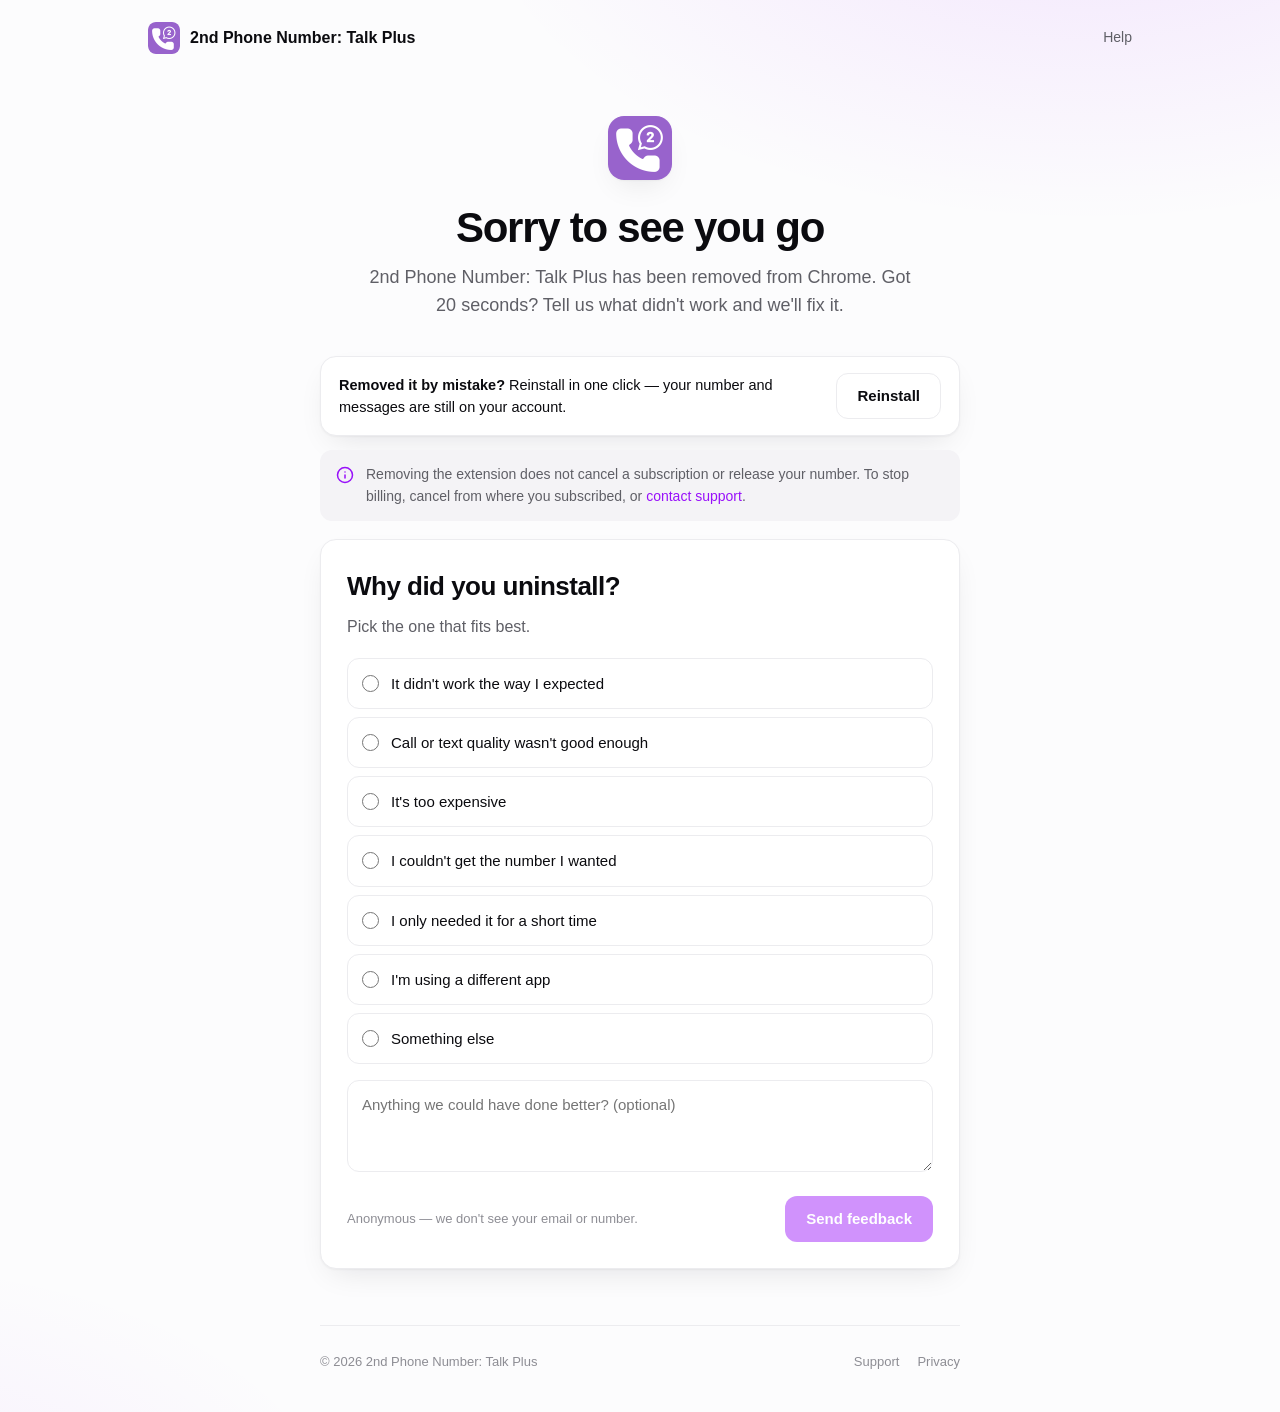
<file: goodbye.html>
<!doctype html>
<html lang="en">
<head>
  <meta charset="utf-8" />
  <meta name="viewport" content="width=device-width, initial-scale=1" />
  <title>Sorry to see you go — 2nd Phone Number: Talk Plus</title>
  <meta name="robots" content="noindex" />
  <link rel="icon" href="assets/icon.png" />
  <link rel="stylesheet" href="assets/site.css" />
</head>
<body>
  <div class="wrap">
    <header class="top">
      <a class="brand" href="https://2ndline.biz/"><img src="assets/icon.png" alt="" />2nd Phone Number: Talk Plus</a>
      <nav><a data-href="supportUrl" href="#">Help</a></nav>
    </header>

    <main class="narrow">
      <div class="bye-head">
        <img src="assets/icon.png" alt="" />
        <h1>Sorry to see you go</h1>
        <p class="lead">2nd Phone Number: Talk Plus has been removed from Chrome. Got 20 seconds? Tell us what didn't work and we'll fix it.</p>
      </div>

      <div class="card mistake">
        <p><b>Removed it by mistake?</b> Reinstall in one click — your number and messages are still on your account.</p>
        <a class="btn btn-ghost" data-href="storeUrl" href="#">Reinstall</a>
      </div>

      <div class="note">
        <svg width="18" height="18" viewBox="0 0 24 24" fill="none" stroke="currentColor" stroke-width="2" stroke-linecap="round" stroke-linejoin="round"><circle cx="12" cy="12" r="10"/><path d="M12 16v-4M12 8h.01"/></svg>
        <span>Removing the extension does not cancel a subscription or release your number. To stop billing, cancel from where you subscribed, or <a data-href="supportUrl" href="#">contact support</a>.</span>
      </div>

      <form class="card survey" id="survey">
        <h2>Why did you uninstall?</h2>
        <p class="sub">Pick the one that fits best.</p>
        <div class="reasons">
          <label class="reason"><input type="radio" name="reason" value="not-working" />It didn't work the way I expected</label>
          <label class="reason"><input type="radio" name="reason" value="call-quality" />Call or text quality wasn't good enough</label>
          <label class="reason"><input type="radio" name="reason" value="price" />It's too expensive</label>
          <label class="reason"><input type="radio" name="reason" value="no-number" />I couldn't get the number I wanted</label>
          <label class="reason"><input type="radio" name="reason" value="temporary" />I only needed it for a short time</label>
          <label class="reason"><input type="radio" name="reason" value="other-app" />I'm using a different app</label>
          <label class="reason"><input type="radio" name="reason" value="other" />Something else</label>
        </div>
        <textarea name="details" maxlength="1000" placeholder="Anything we could have done better? (optional)"></textarea>
        <div class="survey-foot">
          <span class="small">Anonymous — we don't see your email or number.</span>
          <button class="btn btn-primary" type="submit" disabled>Send feedback</button>
        </div>
      </form>

      <div class="card thanks" id="thanks" hidden>
        <div class="check"><svg width="22" height="22" viewBox="0 0 24 24" fill="none" stroke="currentColor" stroke-width="2.6" stroke-linecap="round" stroke-linejoin="round"><path d="M20 6L9 17l-5-5"/></svg></div>
        <h2>Thanks — that genuinely helps.</h2>
        <p class="sub" id="thanks-body">Every answer is read by the team building the extension.</p>
      </div>

      <div class="offer goodbye-offer" id="offer" hidden>
        <div style="position:relative">
          <span class="eyebrow" data-o="eyebrow"></span>
          <h2 data-o="title"></h2>
          <p data-o="body"></p>
          <div class="row">
            <div class="code"><span data-o="code"></span><button type="button">Copy</button></div>
            <a class="btn btn-white" data-href="storeUrl" href="#">Reinstall</a>
          </div>
        </div>
      </div>
    </main>

    <footer class="narrow" style="margin-top:56px">
      <span>© <span data-year></span> 2nd Phone Number: Talk Plus</span>
      <nav>
        <a data-href="supportUrl" href="#">Support</a>
        <a data-href="privacyUrl" href="#">Privacy</a>
      </nav>
    </footer>
  </div>

  <script src="config.js"></script>
  <script src="assets/site.js"></script>
  <script>
    (function () {
      const form = document.getElementById('survey');
      const submit = form.querySelector('button[type="submit"]');
      const offer = document.getElementById('offer');

      form.addEventListener('change', () => (submit.disabled = !form.reason.value));

      form.addEventListener('submit', (e) => {
        e.preventDefault();
        const reason = form.reason.value;
        const p = SL.params;
        const installed = p.get('i');
        const days = installed ? Math.max(0, Math.round((Date.now() - Date.parse(installed)) / 864e5)) : '';
        const body = new URLSearchParams({
          reason,
          details: form.details.value.trim(),
          version: p.get('v') || '',
          installed: installed || '',
          days_installed: String(days),
          signed_in: p.get('s') || '',
          submitted_at: new Date().toISOString(),
        });

        if (SL.cfg.feedbackEndpoint) {
          // no-cors: fire-and-forget, so a slow or CORS-less endpoint never blocks the thank-you.
          fetch(SL.cfg.feedbackEndpoint, { method: 'POST', mode: 'no-cors', body }).catch(() => {});
        }

        form.hidden = true;
        document.getElementById('thanks').hidden = false;
        if (reason === 'not-working' || reason === 'call-quality' || reason === 'no-number') {
          const link = SL.cfg.supportUrl
            ? ' If you\'d like, <a href="' + SL.cfg.supportUrl + '">tell support what happened</a> and we\'ll help you get it working.'
            : '';
          document.getElementById('thanks-body').innerHTML = 'Every answer is read by the team building the extension.' + link;
        }
        // Win-back offer: shown after the survey, never as a gate in front of it.
        if (reason !== 'temporary') SL.renderOffer(offer, SL.cfg.winbackOffer);
      });
    })();
  </script>
</body>
</html>
</file>
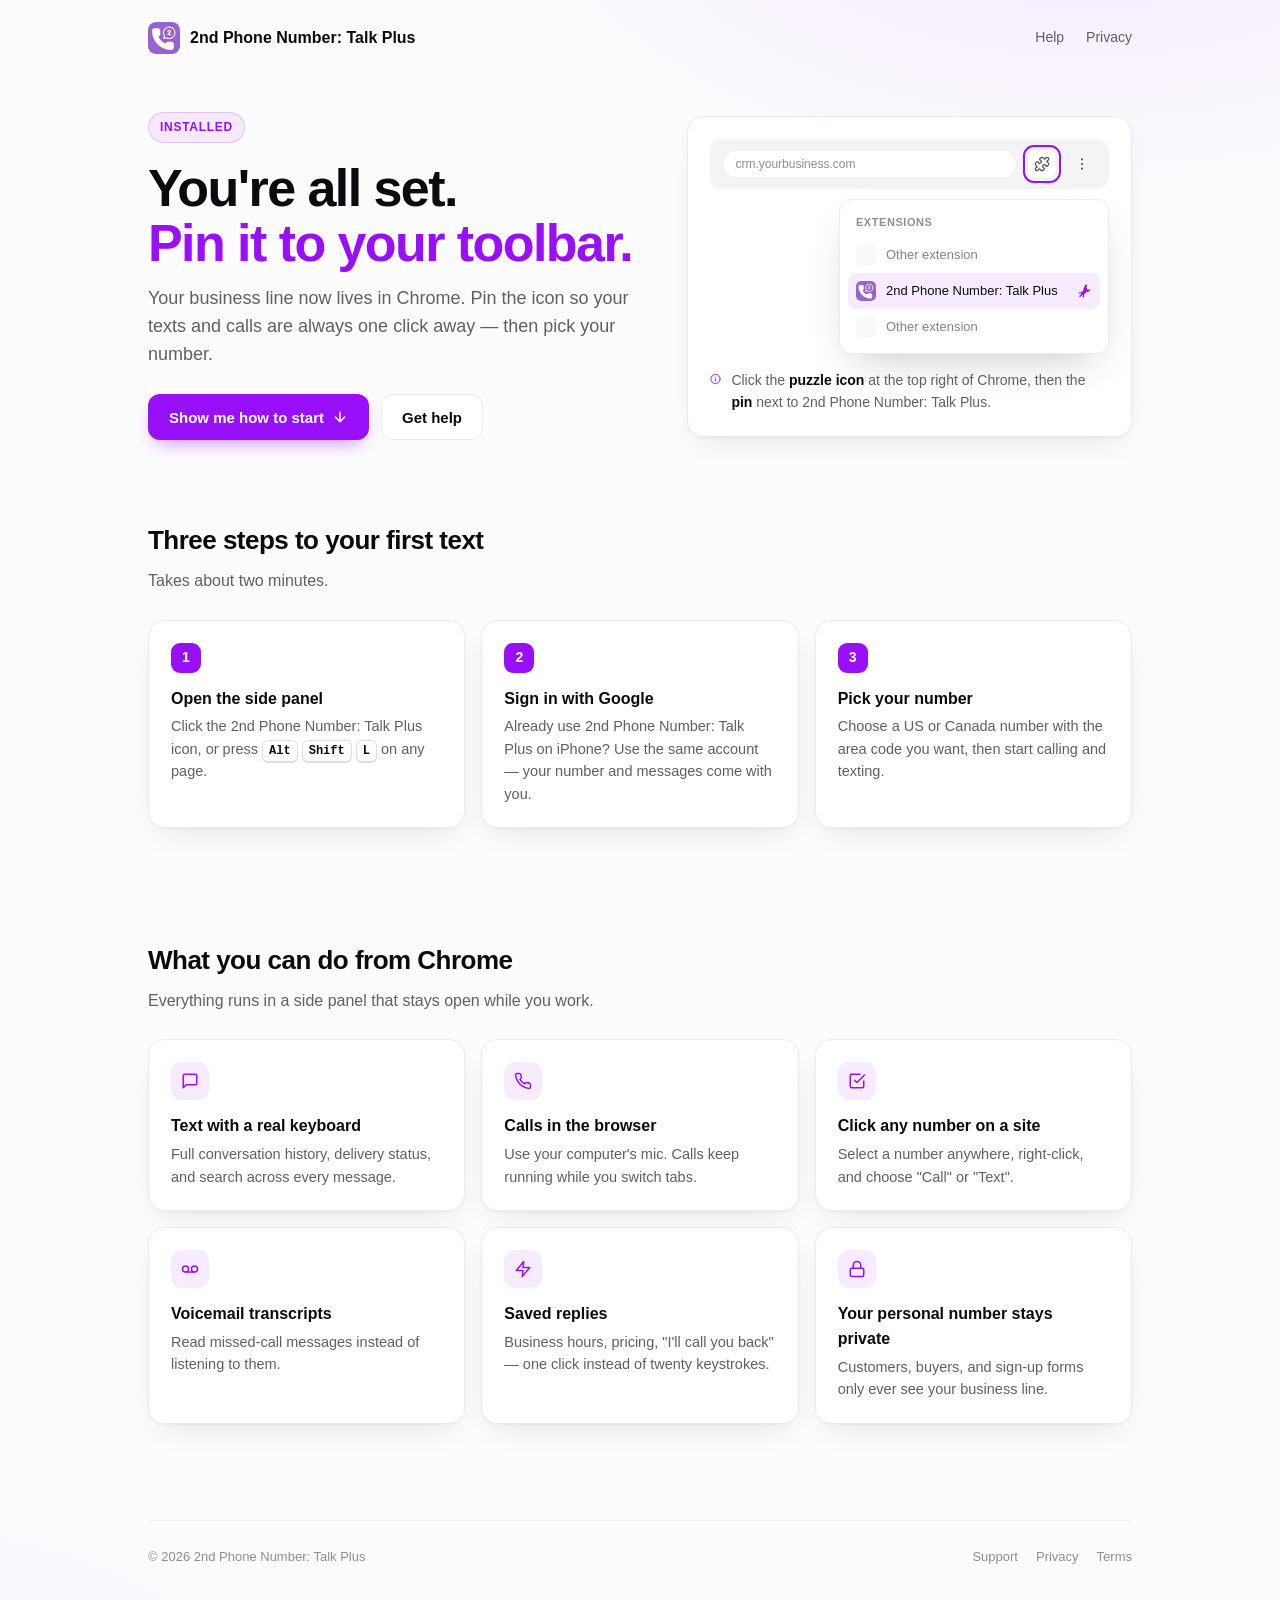
<file: welcome.html>
<!doctype html>
<html lang="en">
<head>
  <meta charset="utf-8" />
  <meta name="viewport" content="width=device-width, initial-scale=1" />
  <title>Welcome to 2nd Phone Number: Talk Plus</title>
  <meta name="robots" content="noindex" />
  <link rel="icon" href="assets/icon.png" />
  <link rel="stylesheet" href="assets/site.css" />
</head>
<body>
  <div class="wrap">
    <header class="top">
      <a class="brand" href="https://2ndline.biz/"><img src="assets/icon.png" alt="" />2nd Phone Number: Talk Plus</a>
      <nav>
        <a data-href="supportUrl" href="#">Help</a>
        <a data-href="privacyUrl" href="#">Privacy</a>
      </nav>
    </header>

    <main>
      <div class="hero">
        <div>
          <span class="eyebrow">Installed <span data-version></span></span>
          <h1>You're all set.<br /><span class="accent">Pin it to your toolbar.</span></h1>
          <p class="lead">
            Your business line now lives in Chrome. Pin the icon so your texts and calls are always
            one click away — then pick your number.
          </p>
          <div class="hero-actions">
            <a class="btn btn-primary" href="#start">
              Show me how to start
              <svg width="16" height="16" viewBox="0 0 24 24" fill="none" stroke="currentColor" stroke-width="2.2" stroke-linecap="round" stroke-linejoin="round"><path d="M12 5v14M19 12l-7 7-7-7"/></svg>
            </a>
            <a class="btn btn-ghost" data-href="supportUrl" href="#">Get help</a>
          </div>
        </div>

        <div class="card pin-demo" aria-label="How to pin the extension">
          <div class="bar">
            <div class="omni">crm.yourbusiness.com</div>
            <div class="tb puzzle" title="Extensions">
              <svg width="16" height="16" viewBox="0 0 24 24" fill="none" stroke="currentColor" stroke-width="2" stroke-linecap="round" stroke-linejoin="round"><path d="M19.44 7.85c-.05.32.06.65.29.88l1.57 1.57a2.4 2.4 0 0 1 0 3.4l-1.61 1.61a.98.98 0 0 1-.84.28c-.47-.07-.8-.48-.97-.93a2.5 2.5 0 1 0-3.21 3.21c.45.17.86.5.93.97a.98.98 0 0 1-.28.84l-1.61 1.61a2.4 2.4 0 0 1-3.4 0l-1.57-1.57a1.03 1.03 0 0 0-.88-.29c-.49.07-.84.5-1.02.97a2.5 2.5 0 1 1-3.24-3.24c.46-.18.9-.53.97-1.02a1.03 1.03 0 0 0-.29-.88l-1.57-1.57a2.4 2.4 0 0 1 0-3.4L4.23 8.77c.24-.24.58-.35.92-.3.51.08.88.53 1.07 1.01a2.5 2.5 0 1 0 3.26-3.26c-.48-.2-.93-.56-1.01-1.07-.05-.34.06-.68.3-.92l1.53-1.53a2.4 2.4 0 0 1 3.4 0l1.57 1.57c.23.23.56.34.88.29.49-.07.84-.5 1.02-.97a2.5 2.5 0 1 1 3.24 3.24c-.46.18-.9.53-.97 1.02Z"/></svg>
            </div>
            <div class="tb">
              <svg width="16" height="16" viewBox="0 0 24 24" fill="currentColor"><circle cx="12" cy="5" r="1.6"/><circle cx="12" cy="12" r="1.6"/><circle cx="12" cy="19" r="1.6"/></svg>
            </div>
          </div>
          <div class="menu">
            <div class="t">Extensions</div>
            <div class="row dim"><span class="dot"></span><span class="grow">Other extension</span></div>
            <div class="row hl">
              <img src="assets/icon.png" alt="" />
              <span class="grow">2nd Phone Number: Talk Plus</span>
              <span class="pin" title="Pin">
                <svg width="16" height="16" viewBox="0 0 24 24" fill="currentColor"><path d="M16 3a1 1 0 0 1 .7 1.7L15.4 6l2.6 5.2 1.3-1.3a1 1 0 1 1 1.4 1.4l-3 3-1.4-1.4L12 17.2V21l-1 1-1-1v-3.8l-4 4-1.4-1.4 4-4H4.8l-1-1 1-1h3.8L12 9.4l-1.4-1.4 3-3A1 1 0 0 1 16 3z"/></svg>
              </span>
            </div>
            <div class="row dim"><span class="dot"></span><span class="grow">Other extension</span></div>
          </div>
          <div class="pin-caption">
            <svg width="18" height="18" viewBox="0 0 24 24" fill="none" stroke="#9810fa" stroke-width="2" stroke-linecap="round" stroke-linejoin="round"><circle cx="12" cy="12" r="10"/><path d="M12 16v-4M12 8h.01"/></svg>
            <span>Click the <b>puzzle icon</b> at the top right of Chrome, then the <b>pin</b> next to 2nd Phone Number: Talk Plus.</span>
          </div>
        </div>
      </div>

      <section id="start">
        <div class="section-head">
          <h2>Three steps to your first text</h2>
          <p class="sub">Takes about two minutes.</p>
        </div>
        <div class="steps">
          <div class="card step">
            <div class="n">1</div>
            <h3>Open the side panel</h3>
            <p>Click the 2nd Phone Number: Talk Plus icon, or press <kbd>Alt</kbd> <kbd>Shift</kbd> <kbd>L</kbd> on any page.</p>
          </div>
          <div class="card step">
            <div class="n">2</div>
            <h3>Sign in with Google</h3>
            <p>Already use 2nd Phone Number: Talk Plus on iPhone? Use the same account — your number and messages come with you.</p>
          </div>
          <div class="card step">
            <div class="n">3</div>
            <h3>Pick your number</h3>
            <p>Choose a US or Canada number with the area code you want, then start calling and texting.</p>
          </div>
        </div>
      </section>

      <div class="offer" id="offer" hidden>
        <div style="position:relative">
          <span class="eyebrow" data-o="eyebrow"></span>
          <h2 data-o="title"></h2>
          <p data-o="body"></p>
        </div>
        <div class="code-box">
          <div class="code"><span data-o="code"></span><button type="button">Copy</button></div>
          <div class="timer" data-o="timer"></div>
        </div>
      </div>

      <section>
        <div class="section-head">
          <h2>What you can do from Chrome</h2>
          <p class="sub">Everything runs in a side panel that stays open while you work.</p>
        </div>
        <div class="features">
          <div class="card feature">
            <div class="ic"><svg width="18" height="18" viewBox="0 0 24 24" fill="none" stroke="currentColor" stroke-width="2" stroke-linecap="round" stroke-linejoin="round"><path d="M21 15a2 2 0 0 1-2 2H7l-4 4V5a2 2 0 0 1 2-2h14a2 2 0 0 1 2 2z"/></svg></div>
            <h3>Text with a real keyboard</h3>
            <p>Full conversation history, delivery status, and search across every message.</p>
          </div>
          <div class="card feature">
            <div class="ic"><svg width="18" height="18" viewBox="0 0 24 24" fill="none" stroke="currentColor" stroke-width="2" stroke-linecap="round" stroke-linejoin="round"><path d="M22 16.9v3a2 2 0 0 1-2.2 2 19.8 19.8 0 0 1-8.6-3.1 19.5 19.5 0 0 1-6-6A19.8 19.8 0 0 1 2.1 4.2 2 2 0 0 1 4.1 2h3a2 2 0 0 1 2 1.7c.1.9.4 1.8.7 2.7a2 2 0 0 1-.5 2.1L8 9.8a16 16 0 0 0 6 6l1.3-1.3a2 2 0 0 1 2.1-.4c.9.3 1.8.6 2.7.7a2 2 0 0 1 1.7 2z"/></svg></div>
            <h3>Calls in the browser</h3>
            <p>Use your computer's mic. Calls keep running while you switch tabs.</p>
          </div>
          <div class="card feature">
            <div class="ic"><svg width="18" height="18" viewBox="0 0 24 24" fill="none" stroke="currentColor" stroke-width="2" stroke-linecap="round" stroke-linejoin="round"><path d="M9 11l3 3L22 4"/><path d="M21 12v7a2 2 0 0 1-2 2H5a2 2 0 0 1-2-2V5a2 2 0 0 1 2-2h11"/></svg></div>
            <h3>Click any number on a site</h3>
            <p>Select a number anywhere, right-click, and choose "Call" or "Text".</p>
          </div>
          <div class="card feature">
            <div class="ic"><svg width="18" height="18" viewBox="0 0 24 24" fill="none" stroke="currentColor" stroke-width="2" stroke-linecap="round" stroke-linejoin="round"><circle cx="6" cy="12" r="4"/><circle cx="18" cy="12" r="4"/><path d="M6 16h12"/></svg></div>
            <h3>Voicemail transcripts</h3>
            <p>Read missed-call messages instead of listening to them.</p>
          </div>
          <div class="card feature">
            <div class="ic"><svg width="18" height="18" viewBox="0 0 24 24" fill="none" stroke="currentColor" stroke-width="2" stroke-linecap="round" stroke-linejoin="round"><path d="M13 2L3 14h9l-1 8 10-12h-9z"/></svg></div>
            <h3>Saved replies</h3>
            <p>Business hours, pricing, "I'll call you back" — one click instead of twenty keystrokes.</p>
          </div>
          <div class="card feature">
            <div class="ic"><svg width="18" height="18" viewBox="0 0 24 24" fill="none" stroke="currentColor" stroke-width="2" stroke-linecap="round" stroke-linejoin="round"><rect x="3" y="11" width="18" height="11" rx="2"/><path d="M7 11V7a5 5 0 0 1 10 0v4"/></svg></div>
            <h3>Your personal number stays private</h3>
            <p>Customers, buyers, and sign-up forms only ever see your business line.</p>
          </div>
        </div>
      </section>
    </main>

    <footer>
      <span>© <span data-year></span> 2nd Phone Number: Talk Plus</span>
      <nav>
        <a data-href="supportUrl" href="#">Support</a>
        <a data-href="privacyUrl" href="#">Privacy</a>
        <a data-href="termsUrl" href="#">Terms</a>
      </nav>
    </footer>
  </div>

  <script src="config.js"></script>
  <script src="assets/site.js"></script>
  <script>SL.renderOffer(document.getElementById('offer'), SL.cfg.welcomeOffer);</script>
</body>
</html>
</file>
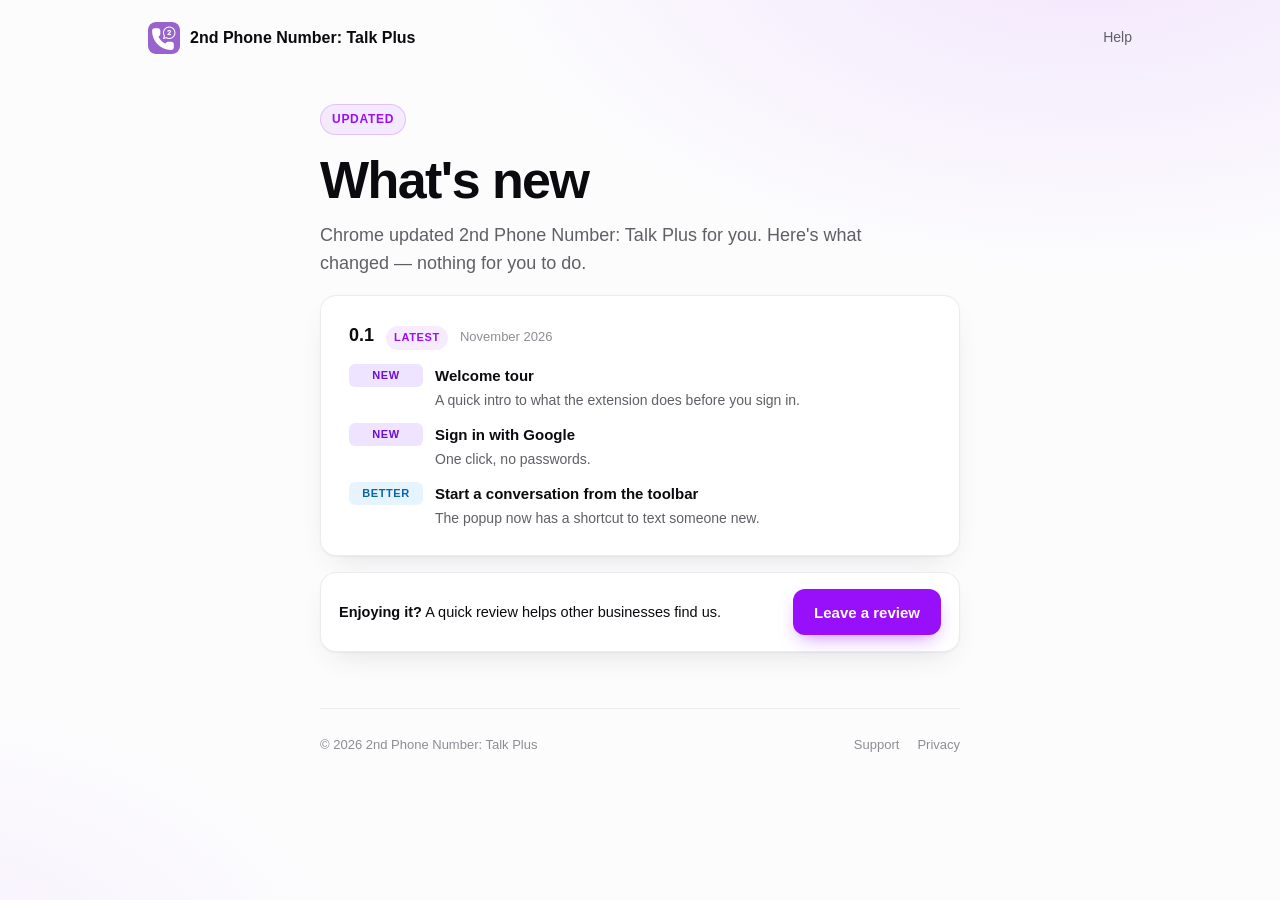
<file: whats-new.html>
<!doctype html>
<html lang="en">
<head>
  <meta charset="utf-8" />
  <meta name="viewport" content="width=device-width, initial-scale=1" />
  <title>What's new — 2nd Phone Number: Talk Plus</title>
  <meta name="robots" content="noindex" />
  <link rel="icon" href="assets/icon.png" />
  <link rel="stylesheet" href="assets/site.css" />
</head>
<body>
  <div class="wrap">
    <header class="top">
      <a class="brand" href="https://2ndline.biz/"><img src="assets/icon.png" alt="" />2nd Phone Number: Talk Plus</a>
      <nav><a data-href="supportUrl" href="#">Help</a></nav>
    </header>

    <main class="narrow">
      <div style="padding:28px 0 18px">
        <span class="eyebrow">Updated <span data-version></span></span>
        <h1>What's new</h1>
        <p class="lead">Chrome updated 2nd Phone Number: Talk Plus for you. Here's what changed — nothing for you to do.</p>
      </div>

      <!--
        Newest release first. Add one <article> per release that opens this page
        (major or minor version bumps; patch releases do not open it).
        Kinds: new | better | fixed
      -->
      <article class="card release">
        <header><span class="ver">0.1</span><span class="tag">Latest</span><span class="date">November 2026</span></header>
        <ul>
          <li><span class="kind new">New</span><div><b>Welcome tour</b><span class="d">A quick intro to what the extension does before you sign in.</span></div></li>
          <li><span class="kind new">New</span><div><b>Sign in with Google</b><span class="d">One click, no passwords.</span></div></li>
          <li><span class="kind better">Better</span><div><b>Start a conversation from the toolbar</b><span class="d">The popup now has a shortcut to text someone new.</span></div></li>
        </ul>
      </article>

      <div class="card mistake" style="margin-top:8px">
        <p><b>Enjoying it?</b> A quick review helps other businesses find us.</p>
        <a class="btn btn-primary" data-href="reviewUrl" href="#">Leave a review</a>
      </div>
    </main>

    <footer class="narrow" style="margin-top:56px">
      <span>© <span data-year></span> 2nd Phone Number: Talk Plus</span>
      <nav>
        <a data-href="supportUrl" href="#">Support</a>
        <a data-href="privacyUrl" href="#">Privacy</a>
      </nav>
    </footer>
  </div>
  <script src="config.js"></script>
  <script src="assets/site.js"></script>
</body>
</html>
</file>
<file: assets/site.css>
:root {
  --brand: #9810fa;
  --brand-hover: #8900eb;
  --brand-soft: rgba(152, 16, 250, 0.08);
  --brand-line: rgba(152, 16, 250, 0.18);
  --ink: #0b0b0f;
  --body: #5f5f66;
  --muted: #8d8d94;
  --surface: #ffffff;
  --tint: #f4f3f6;
  --line: #ececef;
  --radius: 16px;
  --shadow: 0 1px 2px rgba(16, 16, 24, 0.04), 0 12px 32px -12px rgba(16, 16, 24, 0.12);
  font-family: Inter, -apple-system, BlinkMacSystemFont, 'Segoe UI', Roboto, 'Helvetica Neue', Arial, sans-serif;
  color: var(--ink);
  -webkit-font-smoothing: antialiased;
}

* { box-sizing: border-box; }
html, body { margin: 0; }
body {
  background:
    radial-gradient(900px 520px at 85% -10%, rgba(152, 16, 250, 0.10), transparent 70%),
    radial-gradient(700px 420px at -10% 110%, rgba(152, 16, 250, 0.06), transparent 70%),
    #fcfcfd;
  min-height: 100vh;
  line-height: 1.55;
}
a { color: var(--brand); text-decoration: none; }
a:hover { text-decoration: underline; }

.wrap { max-width: 1040px; margin: 0 auto; padding: 0 28px; }

/* ---------- top bar ---------- */
.top { display: flex; align-items: center; justify-content: space-between; padding: 22px 0; }
.brand { display: flex; align-items: center; gap: 10px; font-weight: 700; font-size: 16px; color: var(--ink); }
.brand:hover { text-decoration: none; }
.brand img { width: 32px; height: 32px; border-radius: 8px; }
.top nav { display: flex; gap: 22px; font-size: 14px; }
.top nav a { color: var(--body); }

/* ---------- type ---------- */
.eyebrow {
  display: inline-flex; align-items: center; gap: 8px;
  font-size: 12px; font-weight: 600; letter-spacing: .06em; text-transform: uppercase;
  color: var(--brand); background: var(--brand-soft); border: 1px solid var(--brand-line);
  padding: 5px 11px; border-radius: 999px;
}
h1 { font-size: clamp(34px, 5vw, 52px); line-height: 1.06; letter-spacing: -0.03em; margin: 18px 0 14px; font-weight: 800; }
h1 .accent { color: var(--brand); }
h2 { font-size: 26px; letter-spacing: -0.02em; margin: 0 0 8px; font-weight: 750; }
h3 { font-size: 16px; margin: 0 0 4px; font-weight: 650; }
.lead { font-size: 18px; color: var(--body); max-width: 560px; margin: 0; }
.sub { color: var(--body); margin: 0; }
.small { font-size: 13px; color: var(--muted); }

/* ---------- buttons ---------- */
.btn {
  display: inline-flex; align-items: center; justify-content: center; gap: 8px;
  height: 46px; padding: 0 20px; border-radius: 12px; border: 1px solid transparent;
  font: inherit; font-weight: 600; font-size: 15px; cursor: pointer; text-decoration: none !important;
  transition: background .15s, box-shadow .15s, transform .05s;
}
.btn:active { transform: translateY(1px); }
.btn-primary { background: var(--brand); color: #fff; box-shadow: 0 8px 20px -8px rgba(152, 16, 250, .6); }
.btn-primary:hover { background: var(--brand-hover); }
.btn-ghost { background: #fff; color: var(--ink); border-color: var(--line); }
.btn-ghost:hover { border-color: #d9d9de; }
.btn[disabled] { opacity: .45; cursor: not-allowed; box-shadow: none; }

/* ---------- surfaces ---------- */
.card { background: var(--surface); border: 1px solid var(--line); border-radius: var(--radius); box-shadow: var(--shadow); }
section { padding: 56px 0; }
.section-head { margin-bottom: 26px; }

/* ---------- welcome hero ---------- */
.hero { display: grid; grid-template-columns: 1.05fr .95fr; gap: 48px; align-items: center; padding: 36px 0 24px; }
.hero-actions { display: flex; gap: 12px; margin-top: 26px; flex-wrap: wrap; }

/* fake Chrome toolbar showing how to pin */
.pin-demo { padding: 22px; }
.pin-demo .bar {
  display: flex; align-items: center; gap: 10px; background: var(--tint); border-radius: 12px; padding: 10px 12px;
}
.pin-demo .omni { flex: 1; height: 30px; background: #fff; border-radius: 999px; border: 1px solid var(--line); display: flex; align-items: center; padding: 0 12px; font-size: 12px; color: var(--muted); }
.pin-demo .tb { width: 30px; height: 30px; border-radius: 8px; display: grid; place-items: center; color: #555; position: relative; }
.pin-demo .tb.puzzle { background: #fff; border: 1px solid var(--line); }
.pin-demo .tb.puzzle::after {
  content: ''; position: absolute; inset: -5px; border-radius: 11px; border: 2px solid var(--brand);
  animation: ring 1.8s ease-out infinite;
}
@keyframes ring { 0% { opacity: .9; transform: scale(.9); } 100% { opacity: 0; transform: scale(1.35); } }
.pin-demo .menu {
  margin: 10px 0 0 auto; width: 270px; background: #fff; border: 1px solid var(--line); border-radius: 12px;
  box-shadow: 0 16px 40px -16px rgba(0,0,0,.25); padding: 8px; font-size: 13px;
}
.pin-demo .menu .t { color: var(--muted); font-size: 11px; font-weight: 600; text-transform: uppercase; letter-spacing: .05em; padding: 6px 8px; }
.pin-demo .row { display: flex; align-items: center; gap: 10px; padding: 8px; border-radius: 8px; }
.pin-demo .row.hl { background: var(--brand-soft); }
.pin-demo .row img { width: 20px; height: 20px; border-radius: 5px; }
.pin-demo .row .grow { flex: 1; font-weight: 500; }
.pin-demo .pin { color: var(--brand); display: grid; place-items: center; }
.pin-demo .row.dim { opacity: .5; }
.pin-demo .row.dim .dot { width: 20px; height: 20px; border-radius: 5px; background: var(--tint); }
.pin-caption { display: flex; gap: 10px; align-items: flex-start; margin-top: 16px; font-size: 14px; color: var(--body); }
.pin-caption b { color: var(--ink); }

/* ---------- steps ---------- */
.steps { display: grid; grid-template-columns: repeat(3, 1fr); gap: 16px; counter-reset: s; }
.step { padding: 22px; }
.step .n {
  width: 30px; height: 30px; border-radius: 9px; background: var(--brand); color: #fff;
  display: grid; place-items: center; font-weight: 700; font-size: 14px; margin-bottom: 14px;
}
.step p { margin: 0; color: var(--body); font-size: 14.5px; }
kbd {
  font: 600 12px/1 ui-monospace, SFMono-Regular, Menlo, monospace; color: var(--ink);
  background: #fff; border: 1px solid #dcdce1; border-bottom-width: 2px; border-radius: 6px; padding: 3px 6px;
}

/* ---------- features ---------- */
.features { display: grid; grid-template-columns: repeat(3, 1fr); gap: 16px; }
.feature { padding: 22px; }
.feature .ic {
  width: 38px; height: 38px; border-radius: 11px; background: var(--brand-soft); color: var(--brand);
  display: grid; place-items: center; margin-bottom: 14px;
}
.feature p { margin: 0; color: var(--body); font-size: 14.5px; }

/* ---------- offer ---------- */
.offer {
  position: relative; overflow: hidden; padding: 28px 30px; border-radius: 20px; color: #fff;
  background: linear-gradient(135deg, #9810fa 0%, #6d0fd8 60%, #4c0bb0 100%);
  display: grid; grid-template-columns: 1fr auto; gap: 24px; align-items: center;
  box-shadow: 0 24px 48px -24px rgba(109, 15, 216, .7);
}
.offer::before {
  content: ''; position: absolute; width: 380px; height: 380px; right: -120px; top: -160px; border-radius: 50%;
  background: radial-gradient(circle, rgba(255,255,255,.22), transparent 65%);
}
.offer .eyebrow { color: #fff; background: rgba(255,255,255,.14); border-color: rgba(255,255,255,.25); }
.offer h2 { color: #fff; margin-top: 12px; }
.offer p { margin: 0; color: rgba(255,255,255,.85); max-width: 520px; }
.offer .code-box { position: relative; text-align: center; }
.code {
  display: inline-flex; align-items: center; gap: 12px; background: #fff; color: var(--ink);
  border-radius: 12px; padding: 10px 10px 10px 18px; font: 700 18px/1 ui-monospace, SFMono-Regular, Menlo, monospace; letter-spacing: .08em;
}
.code button {
  font: 600 13px/1 Inter, -apple-system, sans-serif; letter-spacing: 0; border: 0; border-radius: 8px;
  background: var(--brand); color: #fff; padding: 9px 12px; cursor: pointer;
}
.offer .timer { margin-top: 10px; font-size: 13px; color: rgba(255,255,255,.8); }

/* ---------- changelog ---------- */
.release { padding: 26px 28px; margin-bottom: 16px; }
.release header { display: flex; align-items: baseline; gap: 12px; margin-bottom: 14px; }
.release .ver { font-weight: 700; font-size: 18px; }
.release .date { font-size: 13px; color: var(--muted); }
.release .tag { font-size: 11px; font-weight: 700; text-transform: uppercase; letter-spacing: .06em; color: var(--brand); background: var(--brand-soft); padding: 3px 8px; border-radius: 999px; }
.release ul { list-style: none; padding: 0; margin: 0; display: grid; gap: 12px; }
.release li { display: grid; grid-template-columns: 74px 1fr; gap: 12px; font-size: 15px; }
.release .kind { font-size: 11px; font-weight: 700; text-transform: uppercase; letter-spacing: .05em; padding: 3px 0; border-radius: 6px; text-align: center; height: fit-content; }
.kind.new { background: #efe4ff; color: #6d0fd8; }
.kind.better { background: #e5f4ff; color: #0a64a8; }
.kind.fixed { background: #e7f7ec; color: #1b7a3d; }
.release li b { display: block; }
.release li span.d { color: var(--body); font-size: 14px; }

/* ---------- goodbye ---------- */
.narrow { max-width: 640px; margin: 0 auto; }
.bye-head { text-align: center; padding: 40px 0 8px; }
.bye-head img { width: 64px; height: 64px; border-radius: 16px; box-shadow: var(--shadow); }
.bye-head h1 { font-size: clamp(30px, 4.4vw, 42px); }
.bye-head .lead { margin: 0 auto; }
.mistake { display: flex; align-items: center; justify-content: space-between; gap: 16px; padding: 16px 18px; margin-top: 28px; }
.mistake p { margin: 0; font-size: 14.5px; }
.note { display: flex; gap: 12px; padding: 14px 16px; border-radius: 12px; background: var(--tint); font-size: 14px; color: var(--body); margin-top: 14px; }
.note svg { flex: none; color: var(--brand); margin-top: 2px; }
.survey { padding: 26px; margin-top: 18px; }
.reasons { display: grid; gap: 8px; margin: 18px 0 16px; }
.reason {
  display: flex; align-items: center; gap: 12px; padding: 13px 14px; border: 1px solid var(--line);
  border-radius: 12px; cursor: pointer; font-size: 15px; transition: border-color .12s, background .12s;
}
.reason:hover { border-color: #d6d6dc; }
.reason input { accent-color: var(--brand); width: 17px; height: 17px; margin: 0; }
.reason:has(input:checked) { border-color: var(--brand); background: var(--brand-soft); }
textarea {
  width: 100%; min-height: 92px; resize: vertical; font: inherit; font-size: 15px; color: var(--ink);
  border: 1px solid var(--line); border-radius: 12px; padding: 12px 14px; outline: none;
}
textarea:focus { border-color: var(--brand); box-shadow: 0 0 0 3px var(--brand-soft); }
.survey-foot { display: flex; align-items: center; justify-content: space-between; gap: 16px; margin-top: 16px; }
.thanks { text-align: center; padding: 34px 26px; margin-top: 18px; }
.thanks .check { width: 46px; height: 46px; border-radius: 50%; background: #e7f7ec; color: #1b7a3d; display: grid; place-items: center; margin: 0 auto 12px; }
.goodbye-offer { margin-top: 18px; grid-template-columns: 1fr; text-align: left; }
.goodbye-offer .row { display: flex; gap: 12px; align-items: center; flex-wrap: wrap; margin-top: 18px; }
.btn-white { background: #fff; color: var(--brand); }
.btn-white:hover { background: #f6efff; }

/* ---------- footer ---------- */
footer { border-top: 1px solid var(--line); margin-top: 40px; padding: 26px 0 40px; display: flex; justify-content: space-between; gap: 16px; flex-wrap: wrap; font-size: 13px; color: var(--muted); }
footer nav { display: flex; gap: 18px; }
footer a { color: var(--muted); }

[hidden] { display: none !important; }

@media (max-width: 860px) {
  .hero, .offer { grid-template-columns: 1fr; }
  .steps, .features { grid-template-columns: 1fr; }
  .top nav { display: none; }
}
@media (prefers-reduced-motion: reduce) {
  .pin-demo .tb.puzzle::after { animation: none; opacity: .6; }
}
</file>
